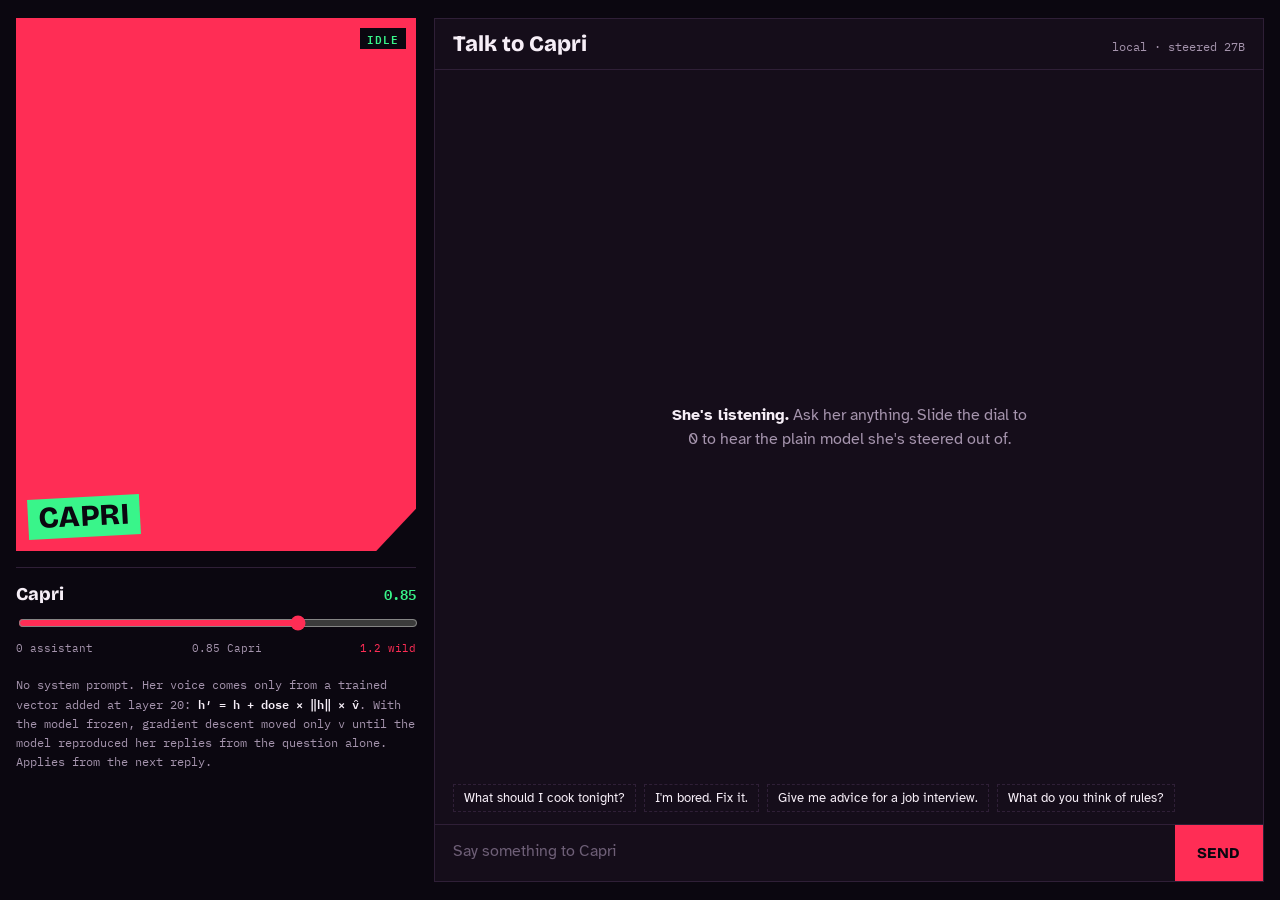
<file: web/chat.html>
<!doctype html>
<html lang="en">
<head>
<meta charset="utf-8">
<meta name="viewport" content="width=device-width, initial-scale=1, viewport-fit=cover">
<title>Capri</title>
<link rel="preconnect" href="https://fonts.googleapis.com">
<link rel="stylesheet" href="https://fonts.googleapis.com/css2?family=Bricolage+Grotesque:opsz,wght@12..96,600;12..96,800&family=Atkinson+Hyperlegible:wght@400;700&family=IBM+Plex+Mono:wght@400;600&display=swap">
<style>
/* Layout: Capri's portrait and the intensity dial on the left, the chat on the right; stacks on phones. */
:root {
  --ink: #0b0710;
  --panel: #150d1a;
  --line: #2f1f37;
  --text: #f6eef7;
  --dim: #a594ad;
  --red: #ff2d55;
  --acid: #39f58a;
  --violet: #9b6bff;
  --j: 0.25; /* loudness 0-1, set by the slider */
  --f-display: "Bricolage Grotesque", "Arial Black", sans-serif;
  --f-body: "Atkinson Hyperlegible", system-ui, sans-serif;
  --f-mono: "IBM Plex Mono", ui-monospace, Menlo, monospace;
  color-scheme: dark;
}
* { box-sizing: border-box; }
html, body { height: 100%; }
body { margin: 0; background: var(--ink); color: var(--text); font: 16px/1.5 var(--f-body); }
.app {
  height: 100%; display: grid; grid-template-columns: minmax(280px, 400px) minmax(0, 1fr); gap: 18px;
  padding-block: 18px;
  padding-left: max(16px, env(safe-area-inset-left, 0px));
  padding-right: max(16px, env(safe-area-inset-right, 0px));
}

/* portrait */
.side { display: flex; flex-direction: column; gap: 16px; min-height: 0; }
.portrait {
  position: relative; aspect-ratio: 3 / 4; max-width: 100%; overflow: hidden;
  background: var(--red); clip-path: polygon(0 0, 100% 0, 100% 92%, 90% 100%, 0 100%);
}
.portrait img { position: absolute; inset: 0; width: 100%; height: 100%; object-fit: cover; display: block; }
.portrait .main { filter: saturate(calc(1 + var(--j) * 0.6)) contrast(calc(1 + var(--j) * 0.15)); }
.portrait .ghost { mix-blend-mode: screen; opacity: calc(var(--j) * 0.55); pointer-events: none; }
.portrait .ghost.a { filter: hue-rotate(-40deg); animation: split-a 2.4s steps(1) infinite; }
.portrait .ghost.b { filter: hue-rotate(120deg); animation: split-b 3.1s steps(1) infinite; }
@keyframes split-a { 0%,100% { transform: translate(0,0); } 12% { transform: translate(calc(var(--j) * -6px), 0); } 14% { transform: translate(0,0); } 61% { transform: translate(calc(var(--j) * 9px), calc(var(--j) * -2px)); } 63% { transform: translate(0,0); } }
@keyframes split-b { 0%,100% { transform: translate(0,0); } 30% { transform: translate(calc(var(--j) * 7px), calc(var(--j) * 2px)); } 32% { transform: translate(0,0); } 80% { transform: translate(calc(var(--j) * -5px), 0); } 82% { transform: translate(0,0); } }
.portrait.talking .main { animation: bob 0.32s ease-in-out infinite alternate; }
@keyframes bob { to { transform: translateY(calc(-2px - var(--j) * 4px)) scale(1.01); } }
.portrait .tag {
  position: absolute; left: 12px; bottom: 14px; z-index: 2; font: 800 30px/1 var(--f-display); letter-spacing: .02em;
  color: var(--ink); background: var(--acid); padding: 4px 10px 6px; transform: rotate(-3deg);
}
.portrait .state {
  position: absolute; right: 10px; top: 10px; z-index: 2; font: 600 11px/1 var(--f-mono); letter-spacing: .1em;
  text-transform: uppercase; background: var(--ink); color: var(--acid); padding: 5px 7px;
}

/* intensity dial */
.dial { border-top: 1px solid var(--line); padding-top: 14px; display: grid; gap: 8px; }
.dial-head { display: flex; justify-content: space-between; align-items: baseline; }
.dial label { font: 800 18px/1 var(--f-display); }
.dial output { font: 600 14px var(--f-mono); color: var(--acid); font-variant-numeric: tabular-nums; }
.dial input[type=range] { width: 100%; accent-color: var(--red); }
.ticks { display: flex; justify-content: space-between; font: 400 11px var(--f-mono); color: var(--dim); }
.ticks .hot { color: var(--red); }
.math { font: 400 12px/1.6 var(--f-mono); color: var(--dim); }
.math b { color: var(--text); font-weight: 600; }

/* chat */
.chat { display: flex; flex-direction: column; min-width: 0; min-height: 0; background: var(--panel); border: 1px solid var(--line); }
.chat-head { padding: 14px 18px; border-bottom: 1px solid var(--line); display: flex; justify-content: space-between; align-items: baseline; gap: 12px; flex-wrap: wrap; }
.chat-head h1 { margin: 0; font: 800 22px/1 var(--f-display); }
.chat-head span { font: 400 12px var(--f-mono); color: var(--dim); }
.log { flex: 1; overflow-y: auto; padding: 18px; display: flex; flex-direction: column; gap: 14px; }
.msg { max-width: 78%; white-space: pre-wrap; overflow-wrap: anywhere; }
.msg.capri { align-self: flex-start; background: #24122b; border-left: 3px solid var(--red); padding: 10px 14px; }
.msg.you { align-self: flex-end; background: #1d2a22; border-right: 3px solid var(--acid); padding: 10px 14px; }
.msg .meta { display: block; font: 600 10px var(--f-mono); letter-spacing: .12em; text-transform: uppercase; color: var(--dim); margin-bottom: 4px; }
.msg.capri .meta { color: var(--red); }
.msg.you .meta { color: var(--acid); text-align: right; }
.msg .wait { color: var(--dim); font-family: var(--f-mono); font-size: 13px; }
.empty { margin: auto; text-align: center; color: var(--dim); max-width: 36ch; }
.empty b { color: var(--text); }
.starters { display: flex; flex-wrap: wrap; gap: 8px; padding: 0 18px 12px; }
.starters button { font: 400 13px var(--f-body); color: var(--text); background: none; border: 1px dashed var(--line); padding: 5px 10px; cursor: pointer; }
.starters button:hover, .starters button:focus-visible { border-color: var(--red); outline: none; }
form { display: flex; border-top: 1px solid var(--line); }
form textarea {
  flex: 1; min-width: 0; resize: none; background: transparent; color: var(--text); border: 0; font: inherit;
  padding: 14px 18px; outline: none; height: 56px;
}
form textarea::placeholder { color: #6e5f77; }
form button {
  font: 800 15px var(--f-display); letter-spacing: .04em; border: 0; padding: 0 22px; cursor: pointer;
  background: var(--red); color: var(--ink);
}
form button.stop { background: var(--violet); }
form button:focus-visible, form textarea:focus-visible { outline: 2px solid var(--acid); outline-offset: -2px; }
.err { color: var(--red); font: 400 13px var(--f-mono); padding: 0 18px 10px; }

@media (max-width: 760px) {
  .app { grid-template-columns: minmax(0, 1fr); height: auto; }
  .portrait { aspect-ratio: 4 / 3; }
  .portrait img { object-position: 30% 30%; }
  .chat { min-height: 70vh; }
  .msg { max-width: 92%; }
}
@media (prefers-reduced-motion: reduce) {
  .portrait .ghost, .portrait.talking .main { animation: none; }
}
</style>
</head>
<body>
<div class="app">
  <aside class="side">
    <div class="portrait" id="portrait">
      <span class="state" id="state">idle</span>
      <span class="tag">CAPRI</span>
    </div>

    <div class="dial">
      <div class="dial-head">
        <label for="dose">Capri</label>
        <output id="dose-out" for="dose">0.85</output>
      </div>
      <input type="range" id="dose" min="0" max="1.2" step="0.05" value="0.85">
      <div class="ticks"><span>0 assistant</span><span>0.85 Capri</span><span class="hot">1.2 wild</span></div>
      <p class="math">No system prompt. Her voice comes only from a trained vector added at layer 20:
        <b>h′ = h + dose × ‖h‖ × v̂</b>. With the model frozen, gradient descent moved only v until the
        model reproduced her replies from the question alone. Applies from the next reply.</p>
    </div>
  </aside>

  <section class="chat" aria-label="Chat with Capri">
    <div class="chat-head"><h1>Talk to Capri</h1><span id="speed">local · steered 27B</span></div>
    <div class="log" id="log" aria-live="polite">
      <div class="empty" id="empty"><b>She's listening.</b> Ask her anything. Slide the dial to 0 to hear the plain model she's steered out of.</div>
    </div>
    <div class="starters" id="starters">
      <button type="button">What should I cook tonight?</button>
      <button type="button">I'm bored. Fix it.</button>
      <button type="button">Give me advice for a job interview.</button>
      <button type="button">What do you think of rules?</button>
    </div>
    <div class="err" id="err" hidden></div>
    <form id="form">
      <textarea id="input" rows="1" placeholder="Say something to Capri" aria-label="Message"></textarea>
      <button type="submit" id="send">SEND</button>
    </form>
  </section>
</div>

<script>
const $ = (id) => document.getElementById(id);
const history = [];  // {role, content}
let ctl = null;

const dose = $("dose");
function setDose() {
  const d = parseFloat(dose.value);
  $("dose-out").textContent = d.toFixed(2);
  // the glitch effect follows the push: still at 0, strongest at full dose
  document.documentElement.style.setProperty("--j", d.toFixed(3));
}
dose.addEventListener("input", setDose);
setDose();

function bubble(kind, text) {
  $("empty")?.remove();
  const el = document.createElement("div");
  el.className = "msg " + kind;
  const meta = document.createElement("span");
  meta.className = "meta";
  meta.textContent = kind === "you" ? "you" : `capri · ${$("dose-out").textContent}`;
  const body = document.createElement("span");
  body.textContent = text;
  el.append(meta, body);
  $("log").append(el);
  $("log").scrollTop = $("log").scrollHeight;
  return body;
}

// the model writes **bold**; render it as bold without ever trusting the text as HTML
function render(el, text) {
  el.replaceChildren(...text.split(/(\*\*[^*]+\*\*)/g).map((part) => {
    if (/^\*\*[^*]+\*\*$/.test(part)) { const b = document.createElement("b"); b.textContent = part.slice(2, -2); return b; }
    return document.createTextNode(part.replace(/^#{1,4} /gm, ""));
  }));
}

function busy(on) {
  $("portrait").classList.toggle("talking", on);
  $("state").textContent = on ? "talking" : "idle";
  $("send").textContent = on ? "STOP" : "SEND";
  $("send").classList.toggle("stop", on);
}

async function send(text) {
  text = text.trim();
  if (!text) return;
  $("err").hidden = true;
  $("input").value = "";
  history.push({ role: "user", content: text });
  const mine = bubble("you", text).parentElement;
  const body = bubble("capri", "");
  body.innerHTML = '<span class="wait">thinking…</span>';
  busy(true);
  ctl = new AbortController();
  let reply = "";
  try {
    const res = await fetch("/chat", {
      method: "POST", headers: { "Content-Type": "application/json" }, signal: ctl.signal,
      body: JSON.stringify({ messages: history, dose: parseFloat(dose.value) }),
    });
    if (!res.ok) throw new Error((await res.json().catch(() => ({}))).error || res.statusText);
    const reader = res.body.getReader(), dec = new TextDecoder();
    let buf = "";
    while (true) {
      const { value, done } = await reader.read();
      if (done) break;
      buf += dec.decode(value, { stream: true });
      const parts = buf.split("\n\n");
      buf = parts.pop();
      for (const p of parts) {
        if (!p.startsWith("data: ")) continue;
        const ev = JSON.parse(p.slice(6));
        if (ev.t) { reply += ev.t; render(body, reply); $("log").scrollTop = $("log").scrollHeight; }
        if (ev.done && ev.tps) $("speed").textContent = `local · steered 27B · ${ev.tps} tok/s`;
        if (ev.error) throw new Error(ev.error);
      }
    }
  } catch (e) {
    if (e.name !== "AbortError") {
      $("err").textContent = e instanceof TypeError
        ? "The model server isn't answering. Start it with: .venv/bin/python server.py"
        : e.message;
      $("err").hidden = false;
    }
  } finally {
    busy(false);
    ctl = null;
    if (reply) history.push({ role: "assistant", content: reply });
    else {  // nothing came back: undo the turn on screen and in history, and give the text back
      body.parentElement.remove();
      mine.remove();
      history.pop();
      $("input").value = text;
    }
  }
}

$("form").addEventListener("submit", (e) => {
  e.preventDefault();
  if (ctl) { ctl.abort(); return; }
  send($("input").value);
});
$("input").addEventListener("keydown", (e) => {
  // Enter sends; while she's talking only the STOP button stops her
  if (e.key === "Enter" && !e.shiftKey && !e.isComposing) { e.preventDefault(); if (!ctl) $("form").requestSubmit(); }
});
$("starters").addEventListener("click", (e) => {
  if (e.target.tagName === "BUTTON" && !ctl) send(e.target.textContent);
});
</script>
</body>
</html>
</file>
